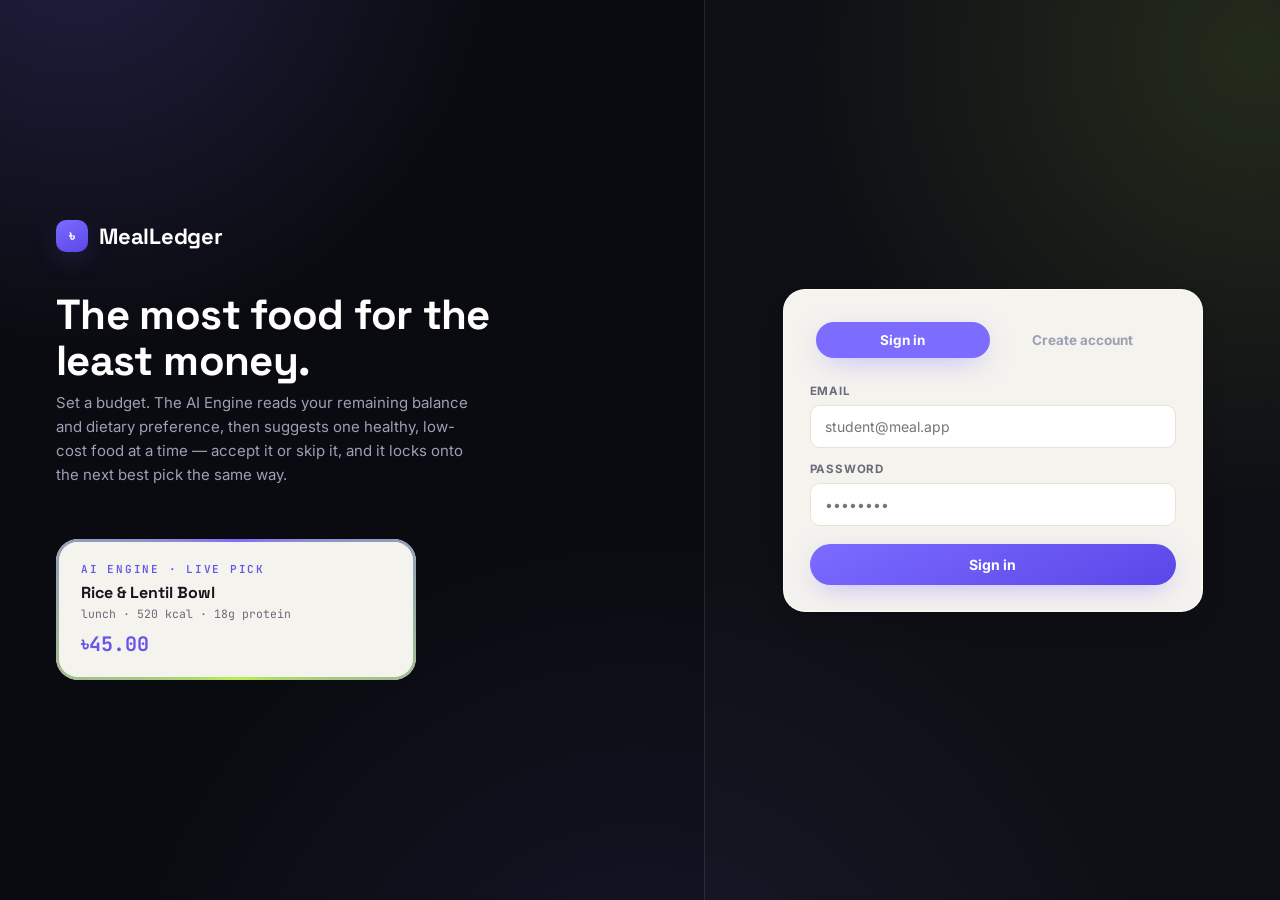
<file: frontend/index.html>
<!DOCTYPE html>
<html lang="en">
<head>
<meta charset="UTF-8">
<meta name="viewport" content="width=device-width, initial-scale=1.0">
<title>Student Meal & Budget Planner — Sign in</title>
<link rel="stylesheet" href="css/style.css">
</head>
<body>
<div class="app-shell">
  <div class="auth-shell">
    <div class="auth-hero">
      <div class="brand"><span class="tag">৳</span> MealLedger</div>
      <h1>The most food for the least money.</h1>
      <p class="pitch">Set a budget. The AI Engine reads your remaining balance and dietary preference, then suggests one healthy, low-cost food at a time — accept it or skip it, and it locks onto the next best pick the same way.</p>

      <div class="signal-card">
        <div class="signal-card-inner">
          <span class="eyebrow">AI Engine · live pick</span>
          <div class="si-name">Rice &amp; Lentil Bowl</div>
          <div class="si-meta">lunch · 520 kcal · 18g protein</div>
          <div class="si-price">৳45.00</div>
        </div>
      </div>
    </div>

    <div class="auth-panel">
      <div class="auth-card">
        <div class="card">
          <div class="auth-tabs">
            <button id="tabLogin" class="active" type="button">Sign in</button>
            <button id="tabRegister" type="button">Create account</button>
          </div>

          <div id="errorBanner" class="error-banner"></div>

          <!-- LOGIN FORM -->
          <form id="loginForm">
            <label for="loginEmail">Email</label>
            <input id="loginEmail" type="email" placeholder="student@meal.app" required>
            <label for="loginPassword">Password</label>
            <input id="loginPassword" type="password" placeholder="••••••••" required>
            <button class="btn block" style="margin-top:18px;" type="submit" id="loginBtn">Sign in</button>
           </form>

          <!-- REGISTER FORM -->
          <form id="registerForm" style="display:none;">
            <label for="regName">Full name</label>
            <input id="regName" type="text" placeholder="Alex Rivera" required>
            <label for="regEmail">Email</label>
            <input id="regEmail" type="email" placeholder="you@campus.edu" required>
            <label for="regPassword">Password</label>
            <input id="regPassword" type="password" placeholder="At least 8 characters" required minlength="6">
            <div class="form-row">
              <div>
                <label for="regRole">I am a</label>
                <select id="regRole">
                  <option value="STUDENT">Student</option>
                  <option value="ADMIN">Admin</option>
                </select>
              </div>
              <div id="budgetField">
                <label for="regBudget">Weekly budget (৳)</label>
                <input id="regBudget" type="number" min="0" step="1" placeholder="2000">
              </div>
            </div>
            <div id="dietField">
              <label for="regDiet">Dietary preference</label>
              <select id="regDiet">
                <option value="none">No preference</option>
                <option value="vegetarian">Vegetarian</option>
                <option value="vegan">Vegan</option>
                <option value="halal">Halal</option>
              </select>
            </div>
            <button class="btn block" style="margin-top:18px;" type="submit" id="registerBtn">Create account</button>
          </form>
        </div>
      </div>
    </div>
  </div>
</div>

<script src="js/api.js"></script>
<script>
  if (Auth.isLoggedIn()) {
    const u = Auth.getUser();
    window.location.href = (u && u.role === 'ADMIN') ? 'admin.html' : 'dashboard.html';
  }

  const tabLogin = document.getElementById('tabLogin');
  const tabRegister = document.getElementById('tabRegister');
  const loginForm = document.getElementById('loginForm');
  const registerForm = document.getElementById('registerForm');

  tabLogin.addEventListener('click', () => {
    tabLogin.classList.add('active'); tabRegister.classList.remove('active');
    loginForm.style.display = 'block'; registerForm.style.display = 'none';
    showError('errorBanner', null);
  });
  tabRegister.addEventListener('click', () => {
    tabRegister.classList.add('active'); tabLogin.classList.remove('active');
    registerForm.style.display = 'block'; loginForm.style.display = 'none';
    showError('errorBanner', null);
  });

  document.getElementById('regRole').addEventListener('change', (e) => {
    const isStudent = e.target.value === 'STUDENT';
    document.getElementById('budgetField').style.display = isStudent ? 'block' : 'none';
    document.getElementById('dietField').style.display = isStudent ? 'block' : 'none';
  });

  function goToRoleHome(user) {
    window.location.href = user.role === 'ADMIN' ? 'admin.html' : 'dashboard.html';
  }

  loginForm.addEventListener('submit', async (e) => {
    e.preventDefault();
    showError('errorBanner', null);
    const btn = document.getElementById('loginBtn');
    btn.disabled = true; btn.innerHTML = '<span class="spinner"></span>Signing in…';
    try {
      const { token, user } = await Api.login({
        email: document.getElementById('loginEmail').value.trim(),
        password: document.getElementById('loginPassword').value,
      });
      Auth.setToken(token); Auth.setUser(user);
      goToRoleHome(user);
    } catch (err) {
      showError('errorBanner', err.message);
    } finally {
      btn.disabled = false; btn.textContent = 'Sign in';
    }
  });

  registerForm.addEventListener('submit', async (e) => {
    e.preventDefault();
    showError('errorBanner', null);
    const btn = document.getElementById('registerBtn');
    btn.disabled = true; btn.innerHTML = '<span class="spinner"></span>Submitting…';
    try {
      const role = document.getElementById('regRole').value;
      const payload = {
        name: document.getElementById('regName').value.trim(),
        email: document.getElementById('regEmail').value.trim(),
        password: document.getElementById('regPassword').value,
        role,
      };
      if (role === 'STUDENT') {
        payload.budgetLimit = Number(document.getElementById('regBudget').value) || 0;
        payload.dietaryPreference = document.getElementById('regDiet').value;
      }
      // Registration no longer logs the user straight in — every new
      // account starts PENDING and needs an admin to approve it first.
      await Api.register(payload);
      registerForm.reset();
      registerForm.style.display = 'none';
      tabRegister.classList.remove('active'); tabLogin.classList.add('active');
      loginForm.style.display = 'block';
      showToast('Account created — waiting on admin approval before you can sign in.');
    } catch (err) {
      showError('errorBanner', err.message);
    } finally {
      btn.disabled = false; btn.textContent = 'Create account';
    }
  });
</script>
</body>
</html>
</file>
<file: frontend/css/style.css>
/* =========================================================
   Student Meal & Budget Planner — Design System v3 "Signal"
   Theme: an AI food agent reading a live signal off your
   budget and the catalog, then locking onto the best pick.
   Deep near-black base, warm paper content cards, a violet
   "AI signal" accent paired with a lime "fresh/positive"
   accent (deliberately not the terracotta/cream or single
   acid-accent defaults). Signature: the AI suggestion card's
   animated scanning ring — a rotating gradient border that
   represents the engine actively evaluating the catalog,
   settling into a steady glow once it locks onto a pick.
   ========================================================= */

@import url('https://fonts.googleapis.com/css2?family=Space+Grotesk:wght@500;600;700&family=Inter:wght@400;500;600;700;800&family=JetBrains+Mono:wght@500;600;700&display=swap');

:root{
  --void:       #0A0B10;
  --void-raise: #14151E;
  --void-raise2:#1C1E2A;
  --void-line:  rgba(255,255,255,0.09);

  --paper:      #F5F3EE;
  --paper-dim:  #E7E3D9;
  --ink-text:   #16141F;
  --text-muted: #6B6A78;

  --violet:      #7C6CFF;
  --violet-dim:  #7C6CFF22;
  --violet-text: #6656E8;
  --lime:        #B8F04C;
  --lime-dim:    #B8F04C22;
  --lime-text:   #5A8A0E;
  --coral:       #FF6B6B;
  --coral-dim:   #FF6B6B22;
  --amber:       #F2A93B;
  --amber-dim:   #F2A93B22;
  --red:         #E5484D;
  --red-dim:     #E5484D22;

  --fog:        #9CA0B4;

  --radius-sm:  10px;
  --radius:     16px;
  --radius-lg:  22px;

  --shadow-card:  0 1px 2px rgba(8,7,16,0.04), 0 12px 32px -12px rgba(8,7,16,0.18);
  --shadow-raise: 0 1px 2px rgba(8,7,16,0.05), 0 24px 48px -18px rgba(8,7,16,0.28);
  --shadow-glow-violet: 0 8px 28px -8px rgba(124,108,255,0.5);
  --shadow-glow-lime:   0 8px 24px -8px rgba(184,240,76,0.35);
  --shadow-glow-coral:  0 8px 28px -8px rgba(255,107,107,0.4);

  --font-display: 'Space Grotesk', sans-serif;
  --font-body:    'Inter', sans-serif;
  --font-mono:    'JetBrains Mono', monospace;

  --ease: cubic-bezier(0.16, 1, 0.3, 1);
}

*{ box-sizing: border-box; }
html,body{ height:100%; }
body{
  margin:0;
  font-family: var(--font-body);
  background: var(--void);
  color: var(--ink-text);
  -webkit-font-smoothing: antialiased;
  -moz-osx-font-smoothing: grayscale;
}

::selection{ background: var(--violet); color:#fff; }

/* ---------- layout shell ---------- */
.app-shell{
  min-height:100vh;
  position: relative;
  overflow-x: hidden;
}
.app-shell::before{
  content:'';
  position: fixed;
  inset: 0;
  z-index: 0;
  pointer-events: none;
  background:
    radial-gradient(680px circle at 6% -8%, rgba(124,108,255,0.20), transparent 62%),
    radial-gradient(760px circle at 98% 6%, rgba(184,240,76,0.12), transparent 60%),
    radial-gradient(900px circle at 50% 118%, rgba(124,108,255,0.10), transparent 60%),
    var(--void);
}
.app-shell > *{ position: relative; z-index: 1; }

.topbar{
  display:flex; align-items:center; justify-content:space-between;
  padding: 20px 32px;
  border-bottom: 1px solid var(--void-line);
  backdrop-filter: blur(16px);
  background: rgba(10,11,16,0.6);
  position: sticky; top:0; z-index: 20;
}
.brand{
  display:flex; align-items:center; gap:11px;
  font-family: var(--font-display); font-weight:700; font-size:19px;
  color:#fff; letter-spacing:-0.01em;
}
.brand .tag{
  display:inline-flex; align-items:center; justify-content:center;
  width:32px;height:32px; border-radius:10px;
  background: linear-gradient(155deg, var(--violet), #5A46E8);
  color:#fff;
  font-family: var(--font-mono); font-weight:700; font-size:15px;
  box-shadow: var(--shadow-glow-violet);
}
.topbar-right{ display:flex; align-items:center; gap:14px; }
.user-chip{
  font-family: var(--font-mono); font-size:12.5px; color: #C9CEDB;
  background: rgba(255,255,255,0.06);
  border: 1px solid var(--void-line);
  padding:8px 14px; border-radius:999px;
}
.btn-ghost{
  background: rgba(255,255,255,0.04);
  border:1px solid var(--void-line);
  color: #fff; padding:9px 16px; border-radius:999px;
  font-family: var(--font-body); font-size:13px; font-weight:600;
  cursor:pointer;
  transition: border-color .2s var(--ease), background .2s var(--ease), color .2s var(--ease);
}
.btn-ghost:hover{ border-color: var(--violet); color: #C9C1FF; background: rgba(124,108,255,0.1); }
/* .btn-ghost also appears as a secondary action inside light cards (e.g. "Skip, suggest
   another") — its dark-topbar styling (white text) is invisible there, so restyle for that context. */
.card .btn-ghost, .ticket .btn-ghost{
  color: var(--ink-text);
  border-color: var(--paper-dim);
  background: rgba(0,0,0,0.035);
}
.card .btn-ghost:hover, .ticket .btn-ghost:hover{
  border-color: var(--violet); color: var(--violet-text); background: var(--violet-dim);
}

.page{
  max-width: 1080px; margin: 0 auto; padding: 40px 24px 96px;
  animation: page-in .5s var(--ease) both;
}
@keyframes page-in{ from{ opacity:0; transform: translateY(6px); } to{ opacity:1; transform: translateY(0); } }

/* ---------- typography ---------- */
h1,h2,h3{ font-family: var(--font-display); color: #fff; margin:0 0 8px; letter-spacing:-0.015em; }
h1{ font-size:33px; font-weight:700; }
h2{ font-size:19px; font-weight:600; }
p{ color: var(--fog); line-height:1.6; margin:0 0 16px; }
.card p, .price-tag p{ color: var(--text-muted); }
/* Headings inside light "paper" surfaces need dark text, not the page's white default */
.card h1, .card h2, .card h3,
.ticket h1, .ticket h2, .ticket h3,
.price-tag h1, .price-tag h2, .price-tag h3,
.signal-card h1, .signal-card h2, .signal-card h3{
  color: var(--ink-text);
}
.eyebrow{
  font-family: var(--font-mono); font-size:11px; letter-spacing:0.16em;
  text-transform:uppercase; color: var(--violet-text); margin-bottom:9px; display:block;
  font-weight: 600;
}

/* ---------- cards ---------- */
.card{
  background: var(--paper);
  border-radius: var(--radius-lg);
  padding: 26px;
  box-shadow: var(--shadow-card);
  border: 1px solid rgba(255,255,255,0.6);
  position:relative;
  color: var(--ink-text);
  transition: box-shadow .25s var(--ease), transform .25s var(--ease);
}
.card + .card{ margin-top:18px; }
.grid{ display:grid; gap:18px; }
.grid-2{ grid-template-columns: 1fr 1fr; }
.grid-3{ grid-template-columns: repeat(3, 1fr); }
@media (max-width: 780px){
  .grid-2, .grid-3{ grid-template-columns: 1fr; }
}

/* stat / price tag */
.price-tag{
  position:relative;
  background: var(--paper);
  border: 1px solid rgba(255,255,255,0.6);
  border-radius: var(--radius);
  padding: 20px 20px 18px;
  box-shadow: var(--shadow-card);
  overflow: hidden;
}
.price-tag::before{
  content:'';
  position:absolute; top:0; left:0; right:0; height:3px;
  background: linear-gradient(90deg, var(--violet), var(--lime));
  opacity: .85;
}
.price-tag .amount{
  font-family: var(--font-mono); font-weight:700; font-size:27px; color: var(--ink-text);
  letter-spacing: -0.01em;
}
.price-tag .label{
  font-size:11.5px; color: var(--text-muted); text-transform:uppercase; letter-spacing:0.08em;
  font-weight:600; margin-top:4px;
}

/* ---------- digital receipt (ticket) ---------- */
.ticket{
  background: linear-gradient(180deg, #FCFBF8, var(--paper));
  border-radius: var(--radius-lg);
  border: 1px solid rgba(255,255,255,0.7);
  padding: 24px 26px;
  box-shadow: var(--shadow-raise);
  position: relative;
  overflow: hidden;
}
.ticket::before{
  content:'';
  position:absolute; top:0; left:0; right:0; height:4px;
  background: linear-gradient(90deg, var(--violet), var(--lime));
}
.ticket-row{
  display:flex; justify-content:space-between; align-items:center;
  font-family: var(--font-mono); font-size:13.5px; color: var(--ink-text);
  padding:8px 0; border-bottom: 1px dashed var(--paper-dim);
}
.ticket-row:last-child{ border-bottom:none; }
.ticket-row .k{ color: var(--text-muted); font-weight: 500; }
.ticket-row .v{ font-weight:700; }
.ticket-total{
  display:flex; justify-content:space-between; align-items:baseline;
  margin-top:12px; padding-top:14px; border-top:1.5px solid var(--ink-text);
  font-family: var(--font-mono);
}
.ticket-total .k{ font-size:12px; text-transform:uppercase; letter-spacing:0.09em; color: var(--text-muted); font-weight:600; }
.ticket-total .v{ font-size:26px; font-weight:700; color: var(--violet-text); }

/* budget gauge */
.gauge{
  height:12px; border-radius:999px; background: var(--paper-dim);
  overflow:hidden; margin: 12px 0 4px;
  box-shadow: inset 0 1px 2px rgba(0,0,0,0.06);
}
.gauge-fill{
  height:100%; border-radius:999px;
  background: linear-gradient(90deg, var(--violet), var(--lime));
  transition: width .5s var(--ease);
  box-shadow: 0 0 12px rgba(124,108,255,0.5);
}
.gauge-fill.warn{ background: linear-gradient(90deg, #E8951F, var(--amber)); box-shadow: 0 0 12px rgba(242,169,59,0.45); }
.gauge-fill.danger{ background: linear-gradient(90deg, #C93A3F, var(--red)); box-shadow: 0 0 12px rgba(229,72,77,0.45); }

/* ---------- buttons / forms ---------- */
.btn{
  font-family: var(--font-body); font-weight:700; font-size:14px;
  padding: 12px 22px; border-radius: 999px; border: none;
  background: linear-gradient(155deg, var(--violet), #5A46E8);
  color: #fff; cursor:pointer;
  box-shadow: var(--shadow-glow-violet);
  transition: transform .18s var(--ease), box-shadow .18s var(--ease), filter .18s var(--ease);
}
.btn:hover{ transform: translateY(-1px); filter: brightness(1.08); }
.btn:active{ transform: translateY(0px) scale(0.98); }
.btn.secondary{
  background: #fff; color: var(--ink-text); box-shadow: var(--shadow-card);
  border: 1px solid var(--paper-dim);
}
.btn.secondary:hover{ border-color: var(--violet); }
.btn.danger{ background: linear-gradient(155deg, var(--red), #C93A3F); box-shadow: 0 8px 28px -8px rgba(229,72,77,0.45); }
.btn.block{ width:100%; }
.btn:disabled{ opacity:.5; cursor:not-allowed; transform:none; }

label{ display:block; font-size:11.5px; font-weight:700; color: var(--text-muted); margin: 14px 0 7px; text-transform:uppercase; letter-spacing:0.07em; }
input, select, textarea{
  width:100%; padding:12px 14px; border-radius: var(--radius-sm); border: 1.5px solid var(--paper-dim);
  font-family: var(--font-body); font-size:14px; background:#fff; color: var(--ink-text);
  transition: border-color .18s var(--ease), box-shadow .18s var(--ease);
}
input:focus, select:focus, textarea:focus{
  outline: none; border-color: var(--violet);
  box-shadow: 0 0 0 4px var(--violet-dim);
}
:focus-visible{ outline: 2px solid var(--violet); outline-offset: 2px; }

.form-row{ display:flex; gap:12px; }
.form-row > *{ flex:1; }

/* ---------- misc ---------- */
.badge{
  display:inline-flex; align-items:center; font-family: var(--font-mono);
  font-size:10.5px; font-weight:700; padding:4px 11px; border-radius:999px;
  background: var(--paper-dim); color: var(--text-muted);
  text-transform:uppercase; letter-spacing: 0.03em;
}
.badge.green{ background: var(--lime-dim); color: var(--lime-text); }
.badge.yellow{ background: var(--amber-dim); color: #93630E; }

.meal-item{
  display:flex; justify-content:space-between; align-items:center;
  padding:12px 2px; border-bottom:1px solid var(--paper-dim);
  transition: background .15s var(--ease);
  border-radius: 8px;
}
.meal-item:hover{ background: rgba(124,108,255,0.06); }
.meal-item:last-child{ border-bottom:none; }
.meal-item .name{ font-weight:700; color: var(--ink-text); font-size: 14.5px; }
.meal-item .meta{ font-size:11.5px; color: var(--text-muted); font-family:var(--font-mono); margin-top:2px; }
.meal-item .price{ font-family: var(--font-mono); font-weight:700; color: var(--ink-text); font-size: 14.5px; }

/* clickable "add to cart" pick rows in the AI Meal Plan tab — same look as
   .meal-item, but an actual <button> so it's keyboard/screen-reader
   accessible, with a visible affordance that it's tappable */
.pick-row{
  width:100%; text-align:left; background:none; border:none; padding:12px 2px;
  border-bottom:1px solid var(--paper-dim); border-radius:8px;
  display:flex; justify-content:space-between; align-items:center;
  cursor:pointer; font-family:inherit; transition: background .15s var(--ease), transform .1s var(--ease);
}
.pick-row:last-child{ border-bottom:none; }
.pick-row:hover{ background: var(--violet-dim); }
.pick-row:active{ transform: scale(0.99); }
.pick-row .name{ font-weight:700; color: var(--ink-text); font-size: 14.5px; }
.pick-row .meta{ font-size:11.5px; color: var(--text-muted); font-family:var(--font-mono); margin-top:2px; }
.pick-row .price{ font-family: var(--font-mono); font-weight:700; color: var(--lime-text); font-size: 14.5px; }

.empty{
  text-align:center; padding: 36px 10px; color: var(--text-muted);
  font-family: var(--font-mono); font-size:13px;
}

.error-banner{
  background: var(--red-dim); border:1.5px solid var(--red); color:#8A1F1F;
  padding:12px 16px; border-radius: var(--radius-sm); font-size:13px; margin-bottom:16px;
  font-weight:600; display:none;
}
.error-banner.show{ display:block; }

.toast{
  position: fixed; bottom: 28px; right: 28px;
  background: rgba(20,21,30,0.9);
  backdrop-filter: blur(16px);
  color: #fff;
  border: 1px solid var(--void-line);
  border-left: 3px solid var(--lime);
  padding: 14px 20px; border-radius: var(--radius-sm);
  font-family: var(--font-mono); font-size:13px;
  box-shadow: var(--shadow-raise);
  transform: translateY(16px); opacity:0; pointer-events:none;
  transition: all .3s var(--ease);
  max-width: 320px; z-index: 999;
}
.toast.show{ transform: translateY(0); opacity:1; }

/* ---------- auth (index.html) ---------- */
.auth-shell{
  min-height:100vh; display:grid; grid-template-columns: 1.1fr 0.9fr;
}
@media (max-width: 920px){ .auth-shell{ grid-template-columns: 1fr; } }

.auth-hero{
  padding: 56px; display:flex; flex-direction:column; justify-content:center;
  position: relative; overflow:hidden;
}
.auth-hero .brand{ font-size:22px; margin-bottom: 40px; }
.auth-hero h1{ font-size: 42px; line-height:1.08; max-width: 460px; }
.auth-hero .pitch{ max-width: 420px; font-size:15px; }
@media (max-width: 920px){ .auth-hero{ padding: 40px 24px 10px; } .auth-hero h1{ font-size:32px; } }

/* signature: mock AI suggestion card with a rotating scan ring */
.signal-card{
  margin-top: 36px; max-width: 360px;
  background: var(--paper); border-radius: var(--radius-lg);
  padding: 3px; position:relative;
}
.signal-card::before{
  content:''; position:absolute; inset:0; border-radius:inherit;
  padding:3px;
  background: conic-gradient(from 0deg, var(--violet), var(--lime), var(--violet));
  -webkit-mask: linear-gradient(#fff 0 0) content-box, linear-gradient(#fff 0 0);
  -webkit-mask-composite: xor; mask-composite: exclude;
  animation: scan-spin 4s linear infinite;
}
.signal-card-inner{
  position:relative; background: var(--paper); border-radius: calc(var(--radius-lg) - 3px);
  padding: 20px 22px;
}
.signal-card .eyebrow{ margin-bottom:6px; }
.signal-card .si-name{ font-family: var(--font-display); font-weight:700; font-size:16px; color: var(--ink-text); }
.signal-card .si-meta{ font-family: var(--font-mono); font-size:11.5px; color: var(--text-muted); margin-top:3px; }
.signal-card .si-price{ font-family: var(--font-mono); font-weight:700; font-size:20px; color: var(--violet-text); margin-top:10px; }
@keyframes scan-spin{ to{ transform: rotate(360deg); } }

.auth-panel{
  display:flex; align-items:center; justify-content:center; padding: 24px;
  background: rgba(255,255,255,0.02);
  border-left: 1px solid var(--void-line);
}
@media (max-width: 920px){ .auth-panel{ border-left:none; padding: 10px 24px 56px; } }
.auth-card{ width:100%; max-width:420px; }
.auth-tabs{ display:flex; gap:6px; margin-bottom:20px; background: rgba(255,255,255,0.05); padding:5px; border-radius: 999px; border: 1px solid var(--void-line); }
.auth-tabs button{
  flex:1; padding:10px; border-radius:999px; border:none;
  background: transparent; font-family: var(--font-body); font-weight:700; font-size: 13.5px;
  cursor:pointer; color: var(--fog);
  transition: background .2s var(--ease), color .2s var(--ease);
}
.auth-tabs button.active{ background: var(--violet); color:#fff; box-shadow: var(--shadow-glow-violet); }

.nav-tabs{ display:flex; gap:8px; margin-bottom: 24px; flex-wrap:wrap; }
.nav-tabs a{
  text-decoration:none; font-family: var(--font-body); font-weight:600; font-size:13px;
  padding:9px 16px; border-radius:999px; color: var(--fog);
  border:1px solid var(--void-line);
  transition: all .2s var(--ease);
}
.nav-tabs a:hover{ border-color: rgba(255,255,255,0.3); color: #fff; }
.nav-tabs a.active{ background: var(--violet); color: #fff; border-color: transparent; font-weight:700; box-shadow: var(--shadow-glow-violet); }

.section-head{ display:flex; justify-content:space-between; align-items:flex-end; margin-bottom:16px; }

.spinner{
  width:15px; height:15px; border-radius:50%;
  border:2px solid rgba(255,255,255,0.35); border-top-color: #fff;
  animation: spin .7s linear infinite; display:inline-block; vertical-align:-3px; margin-right:7px;
}
@keyframes spin{ to{ transform: rotate(360deg); } }

/* Nutrition tracking card (Overview tab) is clickable to reveal the food
   log — a brief glow pulse on hover signals that it's interactive. */
#nutritionCard:hover{
  animation: signal-pulse 1.6s var(--ease) infinite;
}
@keyframes signal-pulse{
  0%, 100%{ box-shadow: var(--shadow-card), 0 0 0 0 rgba(124,108,255,0.38); }
  50%{ box-shadow: var(--shadow-card), 0 0 0 9px rgba(124,108,255,0); }
}

@media (prefers-reduced-motion: reduce){
  *{ animation-duration: 0.001ms !important; animation-iteration-count: 1 !important; transition-duration: 0.001ms !important; }
}
</file>
